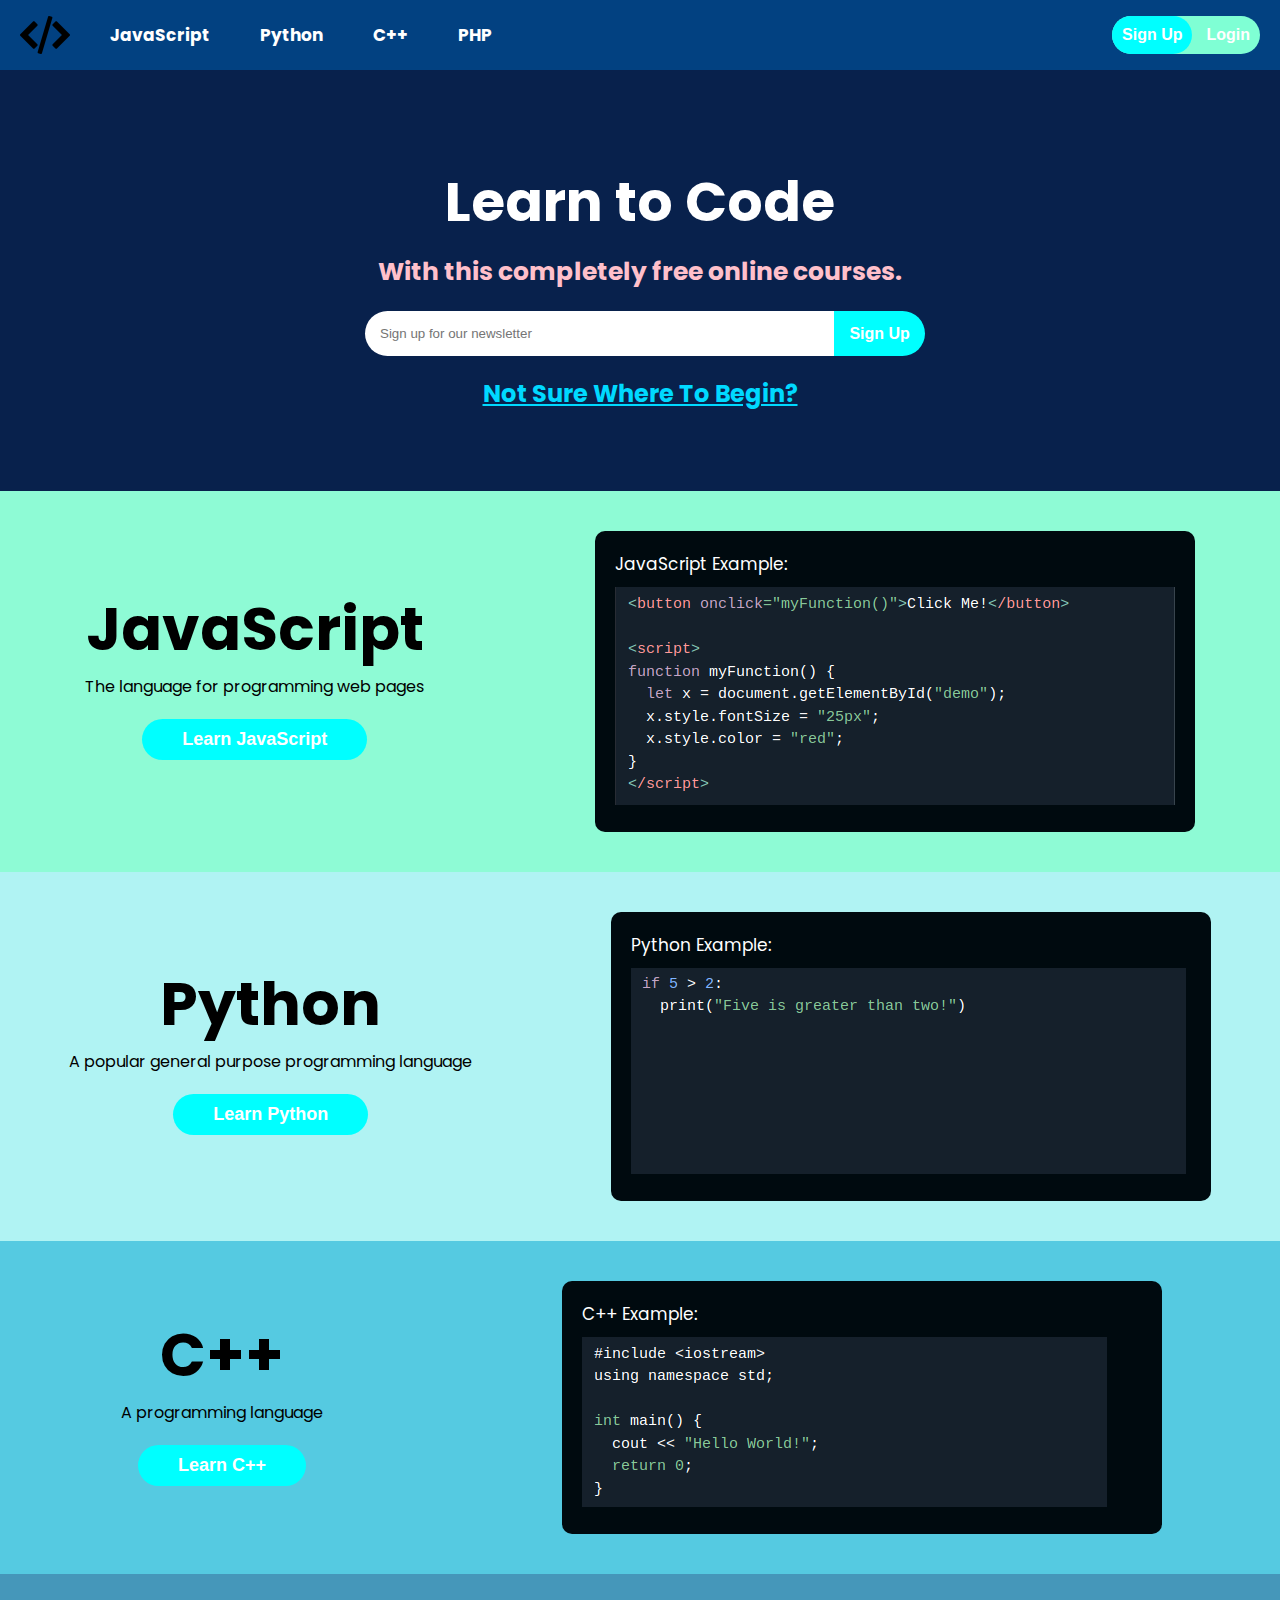
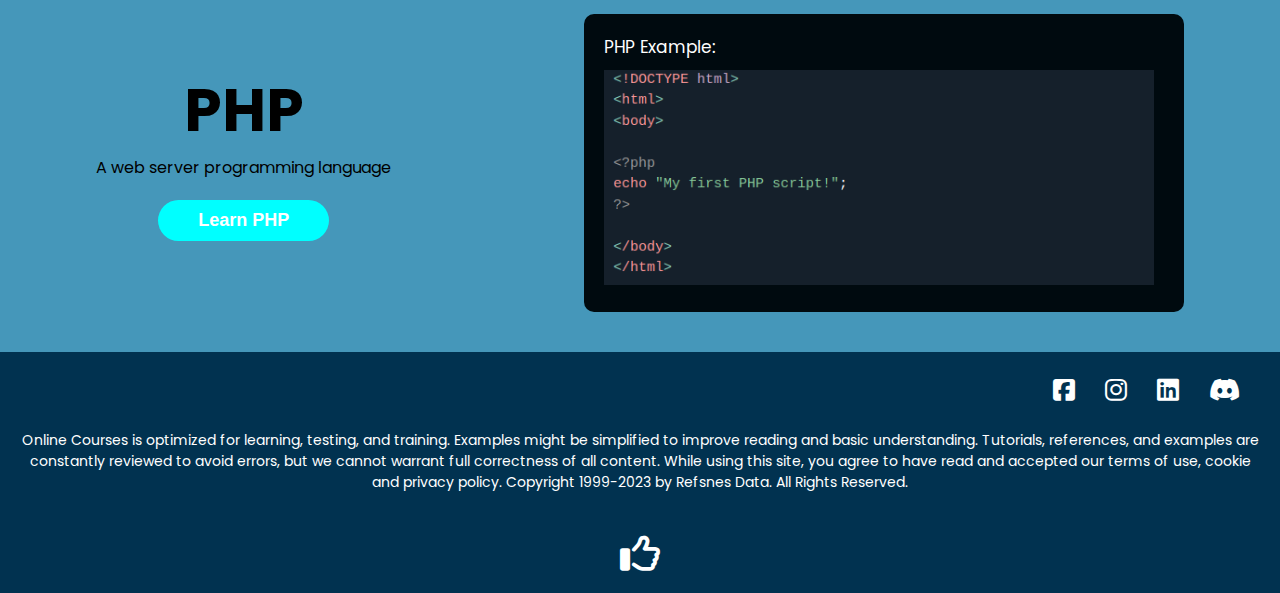
<file: landing-page/index.html>
<!DOCTYPE html>
<html lang="en">
  <head>
    <meta charset="UTF-8" />
    <meta http-equiv="X-UA-Compatible" content="IE=edge" />
    <meta name="viewport" content="width=device-width, initial-scale=1.0" />
    <link rel="stylesheet" href="styles/style.css" />
    <link rel="preconnect" href="https://fonts.googleapis.com" />
    <link rel="preconnect" href="https://fonts.gstatic.com" crossorigin />
    <link
      href="https://fonts.googleapis.com/css2?family=Poppins:wght@400;500;700&display=swap"
      rel="stylesheet"
    />
    <link
      rel="stylesheet"
      href="https://cdnjs.cloudflare.com/ajax/libs/font-awesome/6.4.0/css/all.min.css"
    />
    <link rel="shortcut icon" href="images/logo.png" type="image/x-icon" />
    <title>Online Courses Website</title>
  </head>
  <body>
    <nav>
      <div class="nav-links">
        <img src="images/logo.png" alt="logo" class="logo" />
        <button class="show-courses">
          Courses <i class="fa-solid fa-caret-down"></i>
        </button>
        <ul class="courses">
          <li class="cancel"><i class="fa-solid fa-xmark"></i></li>
          <li><a href="Javascript page/index.html">JavaScript</a></li>
          <li><a href="#">Python</a></li>
          <li><a href="c++ page/c-plus-plus.html">C++</a></li>
          <li><a href="php page/php.html">PHP</a></li>
          <li class="last"><a href="#">Sign Up</a></li>
        </ul>
      </div>

      <div class="login-links">
        <button class="sign-up"><a href="#">Sign Up</a></button>
        <button class="login"><a href="#">Login</a></button>
      </div>
    </nav>

    <section class="news-section">
      <div class="newsletter">
        <h1 class="ltc">Learn to Code</h1>
        <h4 class="wtc">With this completely free online courses.</h4>
        <form action="">
          <input
            type="email"
            placeholder="Sign up for our newsletter"
            class="email"
          />
          <input type="submit" name="submit" class="submit" value="Sign Up" />
        </form>
        <h2 class="info">
          <a href="#" class="info">Not Sure Where To Begin?</a>
        </h2>
      </div>
    </section>

    <section>
      <div class="course-section">
        <div class="javascript">
          <div>
            <h1 class="h1">JavaScript</h1>
            <p>The language for programming web pages</p>
            <button class="btn">
              <a href="Javascript page/index.html" class="btn"
                >Learn JavaScript</a
              >
            </button>
          </div>
          <div class="sample">
            <div>
              <p class="h2">JavaScript Example:</p>
              <img src="images/javaScript-Sample.png" alt="javascript code" />
            </div>
          </div>
        </div>
        <div class="python">
          <div>
            <h1 class="h1">Python</h1>
            <p>A popular general purpose programming language</p>
            <button class="btn">
              <a href="#" class="btn">Learn Python</a>
            </button>
          </div>
          <div class="sample">
            <div>
              <p class="h2">Python Example:</p>
              <img src="images/python-sample.png" alt="Python code" />
            </div>
          </div>
        </div>
        <div class="c-plus-plus">
          <div>
            <h1 class="h1">C++</h1>
            <p>A programming language</p>
            <button class="btn">
              <a href="c++ page/c-plus-plus.html" class="btn">Learn C++</a>
            </button>
          </div>
          <div class="sample">
            <div>
              <p class="h2">C++ Example:</p>
              <img src="images/C++-sample.png" alt="C++ code" />
            </div>
          </div>
        </div>
        <div class="php">
          <div>
            <h1 class="h1">PHP</h1>
            <p>A web server programming language</p>
            <button class="btn">
              <a href="php page/php.html" class="btn">Learn PHP</a>
            </button>
          </div>
          <div class="sample">
            <div>
              <p class="h2">PHP Example:</p>
              <img src="images/php-sample.png" alt="php code" class="img" />
            </div>
          </div>
        </div>
      </div>
    </section>

    <footer>
      <div class="socials">
        <a href="#"><i class="fa-brands fa-square-facebook"></i></a>
        <a href="#"><i class="fa-brands fa-instagram"></i></a>
        <a href="#"><i class="fa-brands fa-linkedin"></i></a>
        <a href="#"><i class="fa-brands fa-discord"></i></a>
      </div>
      <p>
        Online Courses is optimized for learning, testing, and training.
        Examples might be simplified to improve reading and basic understanding.
        Tutorials, references, and examples are constantly reviewed to avoid
        errors, but we cannot warrant full correctness of all content. While
        using this site, you agree to have read and accepted our terms of use,
        cookie and privacy policy. Copyright 1999-2023 by Refsnes Data. All
        Rights Reserved.
      </p>
      <div class="fa-thumbs">
        <a href="#"><i class="fa-regular fa-thumbs-up"></i></a>
      </div>
    </footer>

    <script src="js/app.js"></script>
  </body>
</html>
</file>
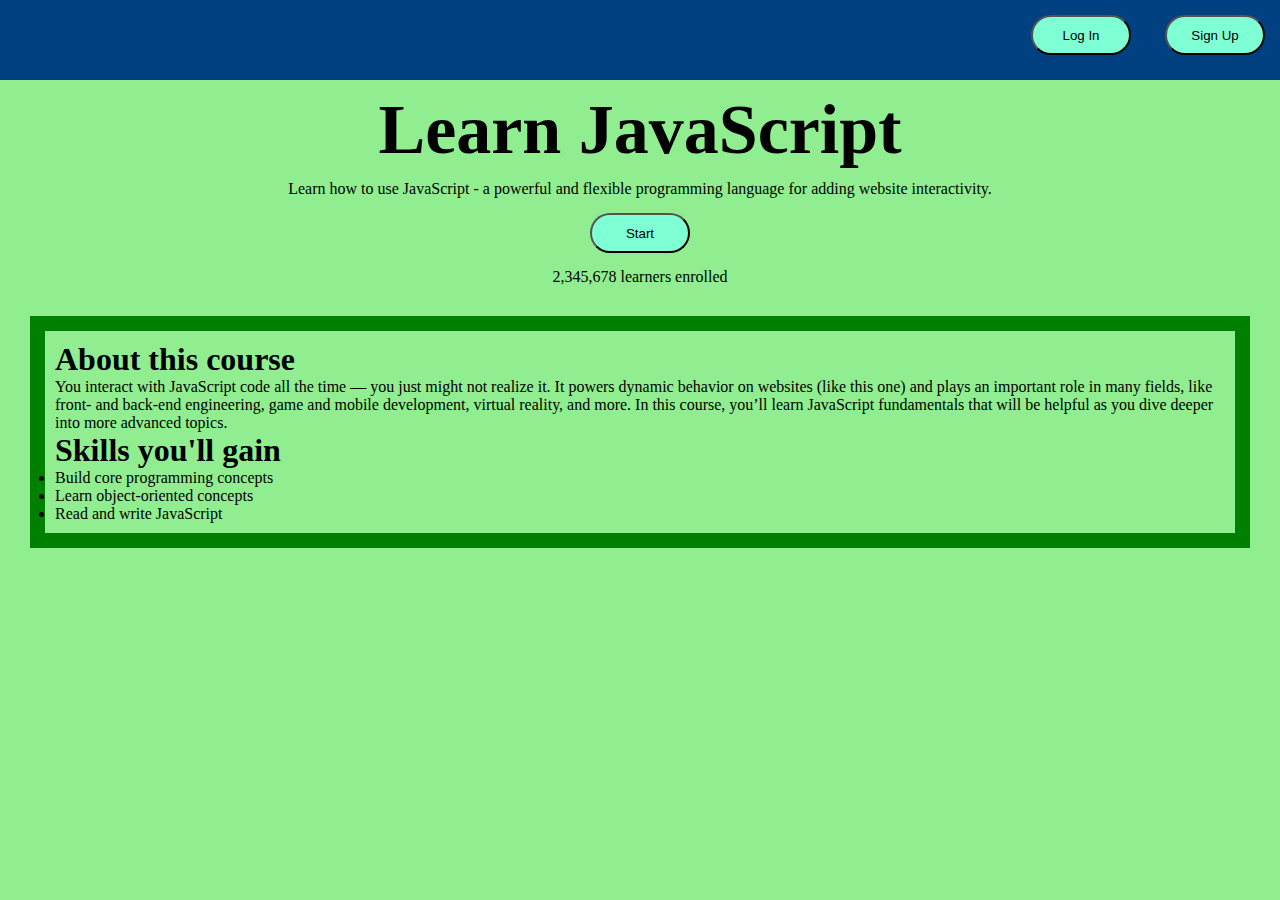
<file: landing-page/Javascript page/index.html>
<!DOCTYPE html>
<html lang="en">
<head>
    <meta charset="UTF-8">
    <meta http-equiv="X-UA-Compatible" content="IE=edge">
    <meta name="viewport" content="width=device-width, initial-scale=1.0">
    <title>Document</title>
    <link rel="stylesheet" href="Git.css">
</head>
<body>

    <header class="head">
        <button class="register">Log In</button>
        <button class="register">Sign Up</button>
    </header>
    

    <div class="box">
        <h1>Learn JavaScript</h1>
        <p>Learn how to use JavaScript - a powerful and flexible programming language for adding website interactivity.</p>
        <button class="register">Start</button>
        <p>2,345,678 learners enrolled</p>
    </div>
    
    <div class="main">
        <div>
            <h1>About this course</h1>
            <p>You interact with JavaScript code all the time — you just might not realize it. It powers dynamic behavior on websites (like this one) and plays an important role in many fields, like front- and back-end engineering, game and mobile development, virtual reality, and more. In this course, you’ll learn JavaScript fundamentals that will be helpful as you dive deeper into more advanced topics.</p>
        </div>
        
        <div>
            <h1>Skills you'll gain</h1>
                <ul>
                    <li>Build core programming concepts</li>
                    <li>Learn object-oriented concepts</li>
                    <li>Read and write JavaScript</li>
                </ul> 
        </div>
    </div>
</body>
</html>
</file>
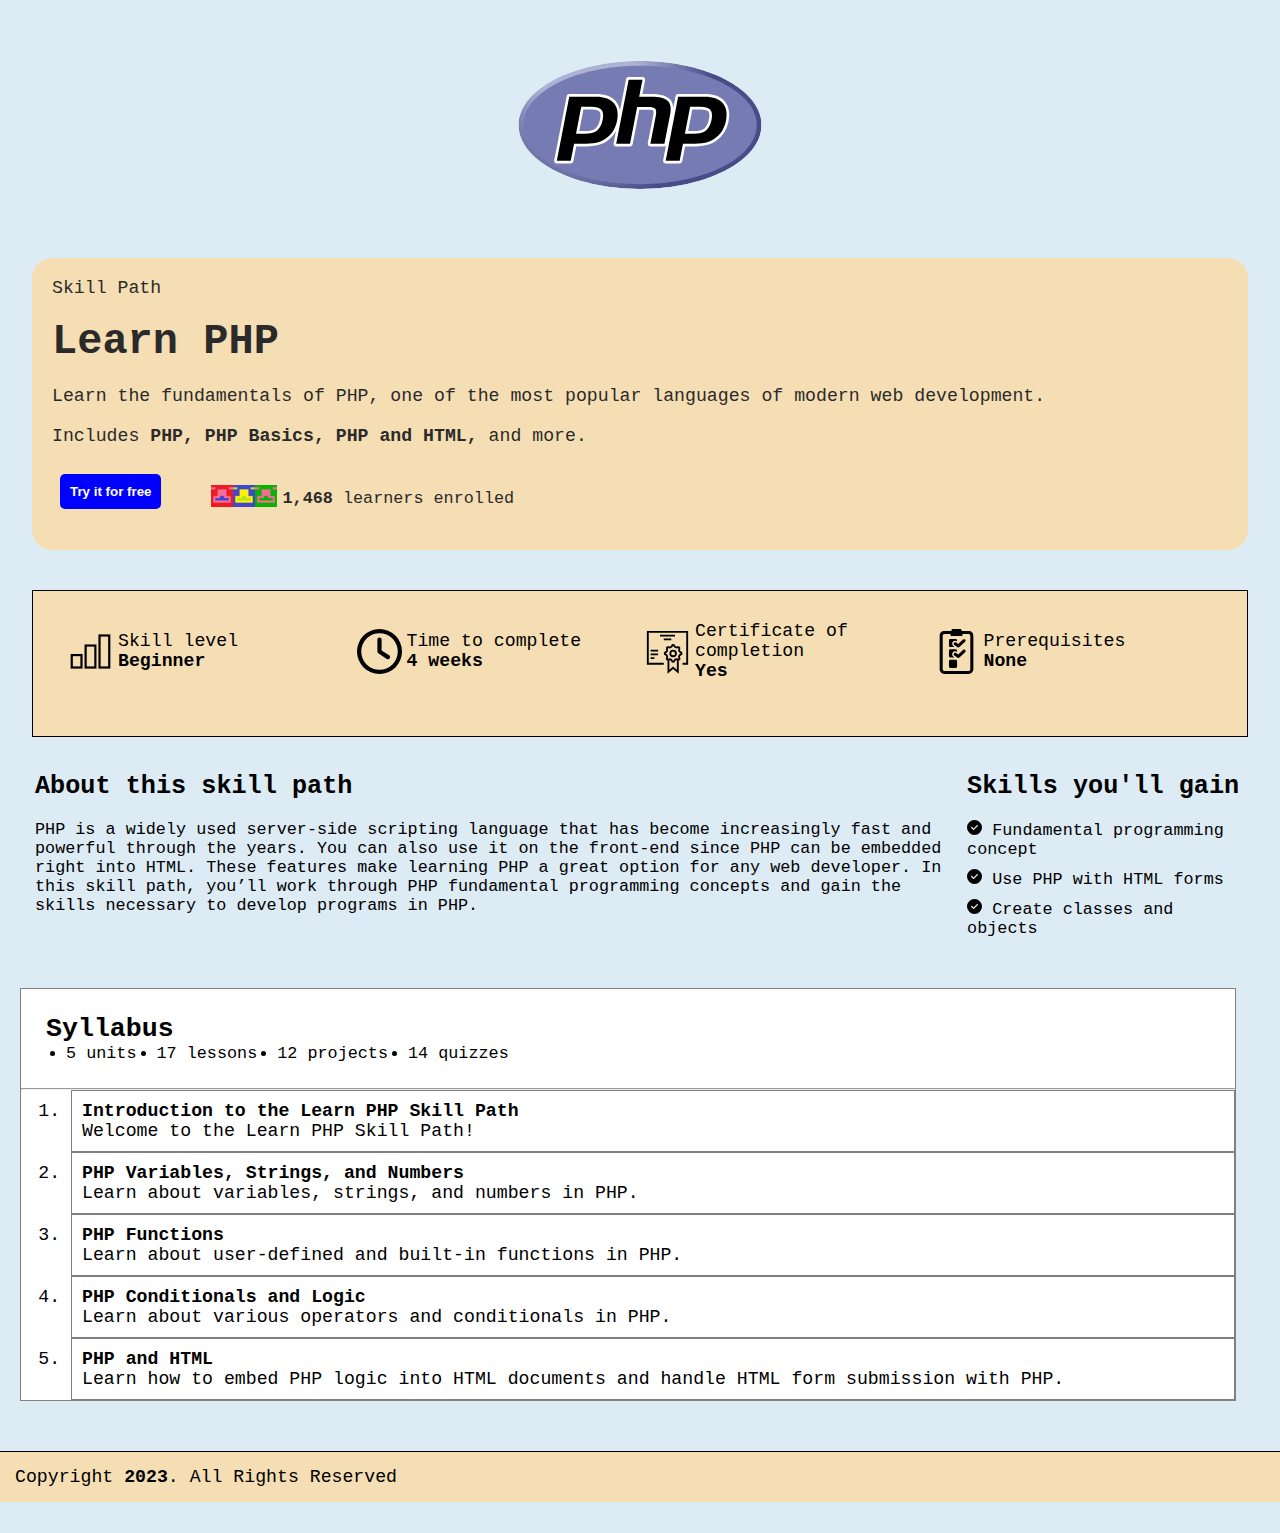
<file: landing-page/php page/php.html>
<!DOCTYPE html>
<html lang="en">
	<head>
		<meta charset="UTF-8" />
		<meta http-equiv="X-UA-Compatible" content="IE=edge" />
		<meta name="viewport" content="width=device-width, initial-scale=1.0" />
		<title>PHP Course</title>
		<link rel="stylesheet" href="./css/style.css" />
	</head>
	<body>
		<div class="head">
			<h1><img class="logo" src="./images/PHP-logo.svg" alt="" /></h1>
		</div>

		<section>
			<div class="learn-php">
				<p>Skill Path</p>
				<br />
				<h1 class="learn">Learn PHP</h1>
				<br />
				<p>
					Learn the fundamentals of PHP, one of the most popular
					languages of modern web development.
				</p>
				<br />

				<p>
					Includes <strong>PHP, PHP Basics, PHP and HTML,</strong> and
					more.
				</p>
				<br />
				<div class="try">
					<button class="try-btn">
						<strong>Try it for free</strong></button
					><br />
					<div class="learner">
						<span
							><img
								class="learner-logo"
								src="./images/1468822390 - Copy.png"
								alt="" /><img
								class="learner-logo"
								src="./images/1468822390 - Copy (2).png"
								alt="" /><img
								class="learner-logo"
								src="./images/1468822390.png"
								alt=""
						/></span>
						<p><strong>1,468</strong> learners enrolled</p>
					</div>
				</div>
			</div>
		</section>

		<section>
			<div class="requirement">
				<div class="req-item">
					<img
						class="skill-icon"
						src="./images/bars-graph-svgrepo-com.svg"
						alt=""
					/>
					<div>
						<p>Skill level</p>
						<strong><p>Beginner</p></strong>
					</div>
				</div>

				<div class="req-item">
					<img
						class="skill-icon"
						src="./images/clock-regular.svg"
						alt=""
					/>
					<div>
						<p>Time to complete</p>
						<strong><p>4 weeks</p></strong>
					</div>
				</div>

				<div class="req-item">
					<img
						class="skill-icon"
						src="./images/certificate-svgrepo-com.svg"
						alt=""
					/>
					<div>
						<p>Certificate of completion</p>
						<strong><p>Yes</p></strong>
					</div>
				</div>

				<div class="req-item">
					<img
						class="skill-icon"
						src="./images/task-list-svgrepo-com.svg"
						alt=""
					/>
					<div>
						<p>Prerequisites</p>
						<strong><p>None</p></strong>
					</div>
				</div>
			</div>
		</section>

		<section>
			<div class="About">
				<div>
					<h2>About this skill path</h2>
					<br />
					<p>
						PHP is a widely used server-side scripting language that
						has become increasingly fast and powerful through the
						years. You can also use it on the front-end since PHP
						can be embedded right into HTML. These features make
						learning PHP a great option for any web developer. In
						this skill path, you’ll work through PHP fundamental
						programming concepts and gain the skills necessary to
						develop programs in PHP.
					</p>
					<br /><br />
				</div>
				<div class="skills">
					<h2>Skills you'll gain</h2>
					<br />
					<ul class="check-head">
						<li class="check-item">
							<img
								class="check"
								src="./images/circle-check-solid.svg"
								alt=""
							/>
							Fundamental programming concept
						</li>

						<li class="check-item">
							<img
								class="check"
								src="./images/circle-check-solid.svg"
								alt=""
							/>
							Use PHP with HTML forms
						</li>

						<li class="check-item">
							<img
								class="check"
								src="./images/circle-check-solid.svg"
								alt=""
							/>
							Create classes and objects
						</li>
					</ul>
				</div>
			</div>
		</section>

		<section class="syl-section">
			<div class="syllabus">
				<h2 class="syl-text">Syllabus</h2>
				<ul class="sy-items">
					<li class="syl-s">5 units</li>
					<li class="syl-s">17 lessons</li>
					<li class="syl-s">12 projects</li>
					<li class="syl-s">14 quizzes</li>
				</ul>
			</div>
			<hr />

			<div class="lesson">
				<ol class="lesson-list">
					<li class="lesson-items">
						<strong
							><p>
								Introduction to the Learn PHP Skill Path
							</p></strong
						>

						<p>Welcome to the Learn PHP Skill Path!</p>
					</li>

					<li class="lesson-items">
						<strong
							><p>PHP Variables, Strings, and Numbers</p></strong
						>

						<p>
							Learn about variables, strings, and numbers in PHP.
						</p>
					</li>

					<li class="lesson-items">
						<strong><p>PHP Functions</p></strong>

						<p>
							Learn about user-defined and built-in functions in
							PHP.
						</p>
					</li>

					<li class="lesson-items">
						<strong><p>PHP Conditionals and Logic</p></strong>

						<p>
							Learn about various operators and conditionals in
							PHP.
						</p>
					</li>

					<li class="lesson-items">
						<strong><p>PHP and HTML</p></strong>

						<p>
							Learn how to embed PHP logic into HTML documents and
							handle HTML form submission with PHP.
						</p>
					</li>
				</ol>
			</div>
		</section>
		
		<footer>Copyright <strong>2023</strong>. All Rights Reserved</footer>
	</body>
</html>
</file>
<file: landing-page/styles/style.css>
* {
  margin: 0;
  padding: 0;
  box-sizing: border-box;
}

body {
  font-family: "Poppins", sans-serif;
}

nav {
  display: flex;
  justify-content: space-between;
  padding: 0 20px;
  align-items: center;
  background: rgb(2, 65, 129);
}

.nav-links {
  display: flex;
  align-items: center;
  justify-content: space-between;
  gap: 30px;
}

.logo {
  width: 50px;
}

.cancel {
  display: none;
}

.show-courses {
  border: none;
  background: none;
  height: 70px;
  color: white;
  font-weight: bold;
  font-size: 17px;
  padding: 0 10px;
}

.show-courses:hover {
  background-color: aqua;
}

.courses {
  display: none;
}

.show {
  display: block;
  list-style: none;
  background: rgb(52, 113, 174);
  width: 100%;
  text-align: center;
  position: absolute;
  top: 70px;
  left: 0;
  font-size: 17px;
  font-weight: bold;
  z-index: 1;
}

.show .cancel {
  display: block;
}

.cancel {
  text-align: end;
  color: white;
  padding: 0 !important;
  margin: 0 !important;
}

.cancel i {
  padding: 10px 15px;
  font-size: 18px;
}

.cancel:hover {
  background: none !important;
  color: white !important;
}

.cancel i:hover {
  background: white;
  color: black;
}

.show li {
  padding: 10px;
  margin: 0 10px;
}

.show li a {
  text-decoration: none;
  color: white;
}

.show li:hover a {
  color: black;
}

.show .cancel:hover {
  color: black;
}

.show li:hover {
  background: white;
}

.show .last {
  margin-bottom: 20px;
}

.login-links {
  background: aquamarine;
  border-radius: 20px;
}

.sign-up {
  border: none;
  background: aqua;
  border-radius: 20px;
  padding: 10px;
}

.login {
  border: none;
  background: none;
  padding: 10px;
}

.sign-up a,
.login a {
  text-decoration: none;
  color: white;
  font-weight: bold;
  font-size: 16px;
}

.news-section {
  background: rgb(8, 33, 76);
  padding-top: 90px;
  padding-bottom: 60px;
}

.newsletter {
  margin: auto;
  text-align: center;
}

.ltc {
  color: white;
  font-size: 45px;
  margin-bottom: 10px;
}

.wtc {
  color: pink;
  font-size: 20px;
  margin-bottom: 20px;
}

form {
  position: relative;
  width: 320px;
  margin: auto;
}

.email {
  padding: 0 15px;
  border-radius: 25px;
  border: none;
  width: 300px;
  height: 45px;
  padding-right: 90px;
}

.email:focus {
  outline: none;
}

.submit {
  position: absolute;
  padding: 0 15px;
  height: 45px;
  border-top-right-radius: 25px;
  border-bottom-right-radius: 25px;
  border: none;
  color: white;
  background: aqua;
  font-size: 16px;
  font-weight: bold;
  top: 0;
  left: 72%;
}

.info {
  margin: 20px;
  color: rgb(0, 217, 255);
}

.course-section {
  background-color: rgb(142, 251, 213);
}

.javascript,
.python,
.c-plus-plus,
.php {
  padding-top: 40px;
  padding-bottom: 40px;
  text-align: center;
}

.python {
  background: rgb(176, 243, 243);
}

.c-plus-plus {
  background: rgb(85, 202, 225);
}

.php {
  background: rgb(69, 151, 186);
}

.h1 {
  font-size: 60px;
}

.sample {
  display: none;
}

.btn {
  border: none;
  background: aqua;
  text-decoration: none;
  color: white;
  font-weight: bold;
  font-size: 18px;
  padding: 10px;
  border-radius: 25px;
  margin: 20px;
}

.btn:active {
  background: aquamarine;
}

footer {
  background: rgb(1, 50, 80);
}

.socials {
  padding-top: 20px;
  margin-right: 40px;
  justify-content: end;
  display: flex;
  gap: 30px;
  font-size: 25px;
}

.socials a {
  color: white;
}

.socials a :hover {
  opacity: 0.5;
}

footer p {
  padding: 20px;
  text-align: center;
  font-size: 14px;
  color: white;
}

.fa-thumbs-up {
  font-size: 40px;
  color: white;
  padding: 20px;
}

.fa-thumbs-up:hover {
  opacity: 0.5;
}

.fa-thumbs {
  text-align: center;
}

.h2 {
  color: white;
  text-align: left;
  font-size: 17px;
  margin-bottom: 10px;
}

.sample {
  background: rgb(0, 10, 15);
  width: 600px;
  border-radius: 10px;
  margin: auto;
  padding: 20px;
  margin-top: 20px;
  text-align: start;
}

.img {
  width: 550px;
}

.last {
  display: block;
}

@media (max-width: 400px) {
  .sign-up {
    display: none;
  }

  .login-links {
    padding-left: 10px;
    padding-right: 10px;
  }

  .socials {
    justify-content: center;
    margin-right: 0;
  }

  .h1 {
    font-size: 55px;
  }

  .form {
    width: 300px;
  }
}

@media (min-width: 768px) {
  .show-courses {
    display: none;
  }

  .courses {
    position: static;
    background: none;
    display: flex;
    list-style: none;
    gap: 30px;
    align-items: center;
    height: 70px;
    font-size: 17px;
  }

  .courses a {
    color: white;
    text-decoration: none;
    color: white;
    font-weight: bold;
    padding: 23px 10px;
  }

  .courses li {
    margin: 0;
  }

  .courses li :hover {
    background: aquamarine;
  }

  .ltc {
    font-size: 55px;
  }

  .wtc {
    font-size: 25px;
  }

  form {
    position: relative;
    width: 720px;
    margin: auto;
  }

  .email {
    width: 550px;
  }

  .submit {
    left: 77%;
  }

  .courses li:hover a {
    text-decoration: none;
    color: white;
    background-color: none;
  }

  .show li:hover {
    background: none;
  }

  .show .cancel {
    display: none;
  }

  .sample {
    display: block;
  }

  .last {
    display: none;
  }
}

@media (min-width: 1200px) {
  .javascript,
  .python,
  .c-plus-plus,
  .php {
    display: flex;
    justify-content: space-around;
    align-items: center;
    flex: 1;
  }

  .sample {
    margin: 0;
  }
}
</file>
<file: landing-page/Javascript page/Git.css>
* {
    box-sizing: border-box;
    margin: 0px;
    padding: 0px;
    background-color: lightgreen;
}

.head {
    background-color: rgb(2, 65, 129);
    text-align: right;
    height: 80px;
}

.register {
    background: aquamarine;
    border-radius: 20px;
    width: 100px;
    height: 40px;
    margin: 15px;
}

.box {
    text-align: center;
}

.box h1 {
    font-size: 70px;
    margin: 10px;
}

.main {
    box-sizing: border-box;
    border: 15px solid green;
    padding: 10px;
    margin: 30px;
}
</file>
<file: landing-page/php page/css/style.css>
* {
	box-sizing: border-box;
	margin: 0;
	padding: 0;
}

html {
	font-size: 14px;
}

body {
	background: rgb(221, 235, 245);
	font-family: monospace;
}

.About {
	padding: 20px;
	font-size: 1.2rem;
	margin: 15px;
}

.check {
	width: 15px;
	height: 15px;
}

.check-head {
	list-style-type: none;
}

.check-item {
	padding-bottom: 10px;
}

footer {
	background-color: wheat;
	padding: 15px;
	font-size: 1.3rem;
	margin-top: 50px;
	border-top: 1px solid black;
}

.head {
	display: flex;
	justify-content: center;
}

.learn {
	font-size: 3rem;
}

.learner {
	display: flex;
	gap: 5px;
	align-items: center;
}

.learner-logo {
	width: 22px;
	height: 22px;
}

.learn-php {
	background-color: wheat;
	font-size: 1.3rem;
	width: 95%;
	margin-left: auto;
	margin-right: auto;
	padding: 20px;
	border-radius: 20px;
	color: rgb(43, 42, 42);
}

.lesson-list {
	margin-left: 50px;
}

.lesson-items {
	border: 1px solid gray;
	padding: 10px;
	font-size: 1.3rem;
}

.logo {
	width: 250px;
	height: 250px;
}

.requirement {
	border: 1px solid black;
	width: 95%;
	height: fit-content;
	margin-left: auto;
	margin-right: auto;
	padding: 30px;
	margin-top: 40px;
	background-color: wheat;
}

.req-item {
	font-size: 1.3rem;
	display: flex;
	align-items: center;
	padding-bottom: 25px;
}

.skill-icon {
	width: 55px;
	height: 55px;
	padding: 5px;
}

.syllabus {
	margin: 25px;
}

.sy-items {
	display: flex;
	gap: 20px;
	margin-left: 20px;
}

.syl-s {
	font-size: 1.2rem;
}

.syl-section {
	border: 1px solid gray;
	background-color: white;
	width: 95%;
	margin-left: 20px;
}

.syl-text {
	font-size: 1.9rem;
}

.try {
	font-size: 1.2rem;
	padding: 8px;
}

.try-btn {
	padding: 10px;
	border: none;
	color: white;
	background-color: blue;
	border-radius: 5px;
	margin-bottom: 13px;
}

.try-btn:hover {
	background-color: black;
}

@media screen and (min-width: 600px) {
	.try {
		display: flex;
		gap: 25px;
	}
}

@media screen and (min-width: 768px) {
	.requirement {
		display: grid;
		grid-template-columns: 1fr 1fr;
	}
}

@media screen and (min-width: 992px) {
	.requirement {
		display: grid;
		grid-template-columns: 1fr 1fr 1fr 1fr;
	}

	.About {
		display: flex;
	}

	.skills {
		width: 100%;
	}
}
</file>
